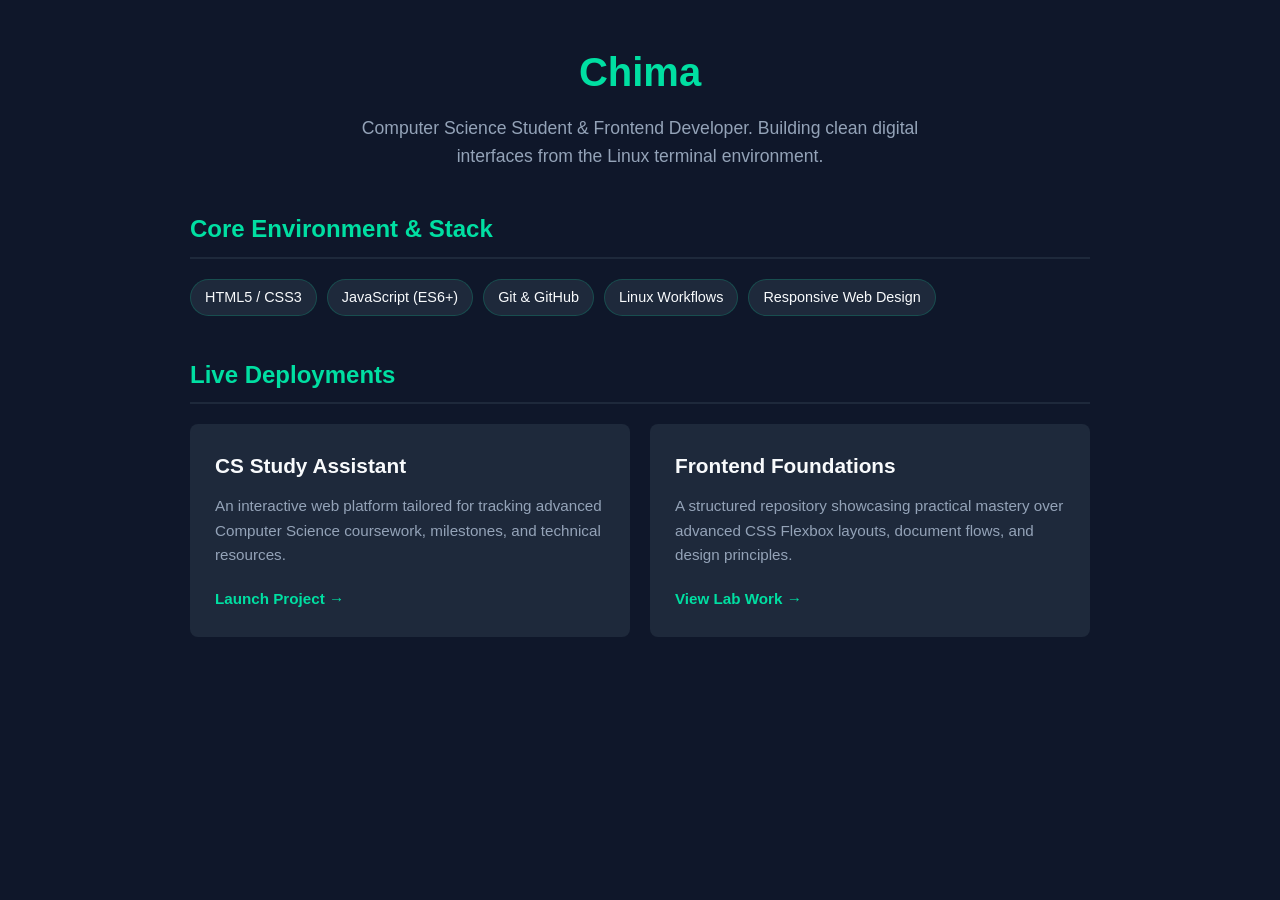
<file: index.html>
<!DOCTYPE html>
<html lang="en">
<head>
    <meta charset="UTF-8">
    <meta name="viewport" content="width=device-width, initial-scale=1.0">
    <meta name="google-site-verification" content="hM1dA5t5-DIpIJs3suMccbx-FTFQLrw88CKIvRBRy4w" />
    <meta name="description" content="Chima's Frontend Web Development Portfolio and Computer Science Projects.">
    <title>Chima | Developer Portfolio</title>
    <style>
        :root {
            --bg-color: #0f172a;
            --card-bg: #1e293b;
            --accent-color: #00dfa2;
            --text-main: #f8fafc;
            --text-muted: #94a3b8;
        }

        * {
            box-sizing: border-box;
            margin: 0;
            padding: 0;
        }

        body {
            font-family: 'Segoe UI', Tahoma, Geneva, Verdana, sans-serif;
            background-color: var(--bg-color);
            color: var(--text-main);
            line-height: 1.6;
            padding: 40px 20px;
            display: flex;
            flex-direction: column;
            align-items: center;
        }

        header {
            text-align: center;
            margin-bottom: 40px;
            max-width: 600px;
        }

        header h1 {
            color: var(--accent-color);
            font-size: 2.5rem;
            margin-bottom: 10px;
        }

        header p {
            color: var(--text-muted);
            font-size: 1.1rem;
        }

        .container {
            width: 100%;
            max-width: 900px;
        }

        .section-title {
            color: var(--accent-color);
            font-size: 1.5rem;
            margin-bottom: 20px;
            border-bottom: 2px solid var(--card-bg);
            padding-bottom: 8px;
        }

        /* Tech Stack Tags */
        .tech-tags {
            display: flex;
            flex-wrap: wrap;
            gap: 10px;
            margin-bottom: 40px;
        }

        .tag {
            background-color: var(--card-bg);
            color: var(--text-main);
            padding: 6px 14px;
            border-radius: 20px;
            font-size: 0.9rem;
            border: 1px solid rgba(0, 223, 162, 0.2);
        }

        /* Projects Grid */
        .projects-grid {
            display: grid;
            grid-template-columns: repeat(auto-fit, minmax(280px, 1fr));
            gap: 20px;
        }

        .project-card {
            background-color: var(--card-bg);
            border-radius: 8px;
            padding: 24px;
            border: 1px solid transparent;
            transition: all 0.3s ease;
            display: flex;
            flex-direction: column;
            justify-content: space-between;
        }

        .project-card:hover {
            transform: translateY(-5px);
            border-color: var(--accent-color);
            box-shadow: 0 10px 20px rgba(0, 0, 0, 0.3);
        }

        .project-card h3 {
            color: var(--text-main);
            margin-bottom: 12px;
            font-size: 1.3rem;
        }

        .project-card p {
            color: var(--text-muted);
            font-size: 0.95rem;
            margin-bottom: 20px;
        }

        .project-link {
            color: var(--accent-color);
            text-decoration: none;
            font-weight: bold;
            font-size: 0.95rem;
            display: inline-flex;
            align-items: center;
            gap: 5px;
        }

        .project-link:hover {
            text-decoration: underline;
        }
    </style>
</head>
<body>

    <header>
        <h1>Chima</h1>
        <p>Computer Science Student & Frontend Developer. Building clean digital interfaces from the Linux terminal environment.</p>
    </header>

    <div class="container">
        <h2 class="section-title">Core Environment & Stack</h2>
        <div class="tech-tags">
            <span class="tag">HTML5 / CSS3</span>
            <span class="tag">JavaScript (ES6+)</span>
            <span class="tag">Git & GitHub</span>
            <span class="tag">Linux Workflows</span>
            <span class="tag">Responsive Web Design</span>
        </div>

        <h2 class="section-title">Live Deployments</h2>
        <div class="projects-grid">
            
            <div class="project-card">
                <div>
                    <h3>CS Study Assistant</h3>
                    <p>An interactive web platform tailored for tracking advanced Computer Science coursework, milestones, and technical resources.</p>
                </div>
                <a href="./CS Study Assistant/index.html" class="project-link">Launch Project →</a>
            </div>

            <div class="project-card">
                <div>
                    <h3>Frontend Foundations</h3>
                    <p>A structured repository showcasing practical mastery over advanced CSS Flexbox layouts, document flows, and design principles.</p>
                </div>
                <a href="./Lesson1/index.html" class="project-link">View Lab Work →</a>
            </div>

        </div>
    </div>

</body>
</html>
</file>
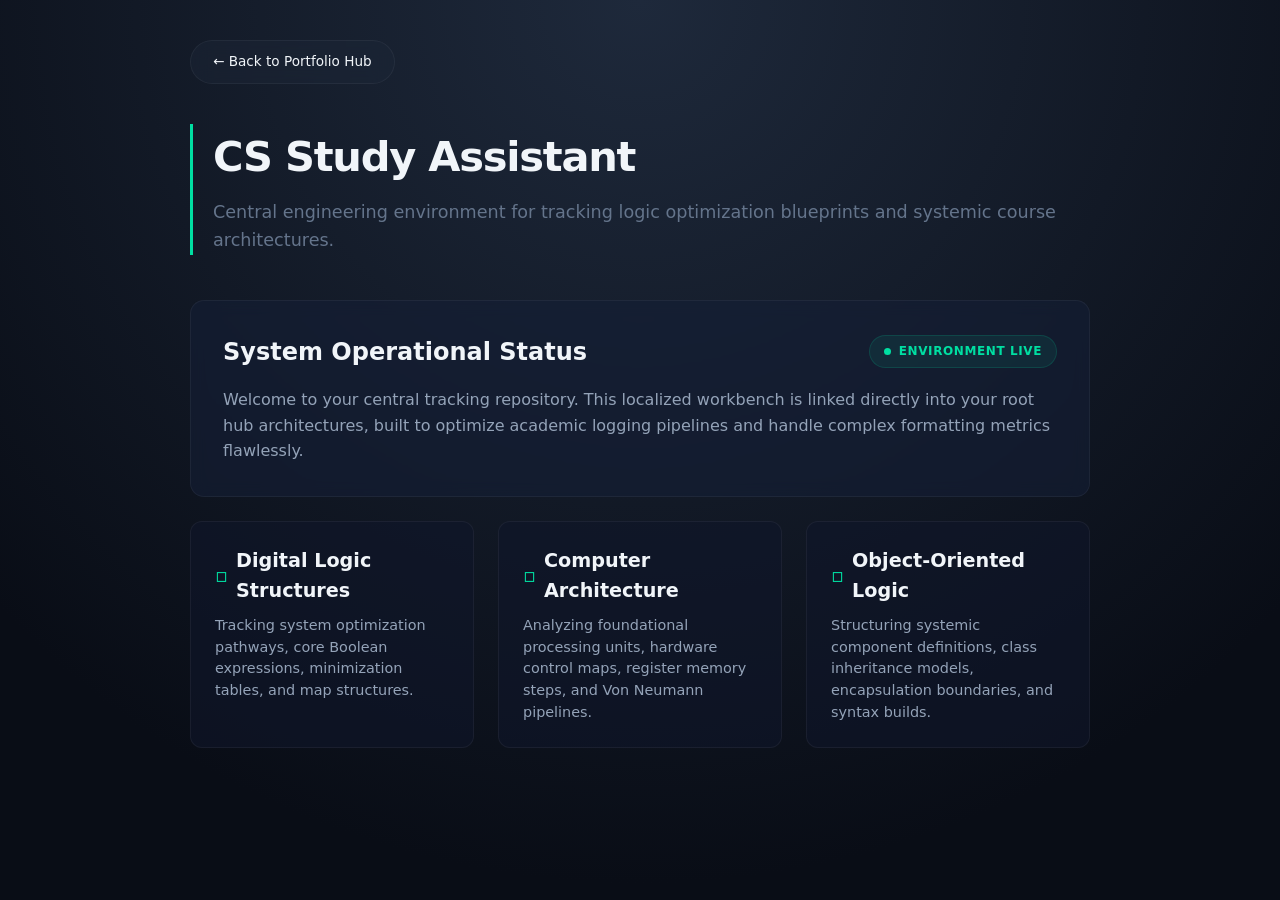
<file: CS Study Assistant/index.html>
<!DOCTYPE html>
<html lang="en">
<head>
    <meta charset="UTF-8">
    <meta name="viewport" content="width=device-width, initial-scale=1.0">
    <title>CS Study Assistant | Workstation</title>
    <style>
        :root {
            --bg-dark: #090d16;
            --panel-bg: rgba(20, 30, 54, 0.6);
            --accent-green: #00dfa2;
            --accent-glow: rgba(0, 223, 162, 0.12);
            --text-bright: #f1f5f9;
            --text-dim: #64748b;
            --card-border: rgba(255, 255, 255, 0.05);
        }

        * {
            box-sizing: border-box;
            margin: 0;
            padding: 0;
        }

        body {
            font-family: 'Segoe UI', system-ui, -apple-system, sans-serif;
            background: radial-gradient(circle at 50% 0%, #1e293b 0%, var(--bg-dark) 80%);
            color: var(--text-bright);
            line-height: 1.6;
            padding: 40px 20px;
            display: flex;
            flex-direction: column;
            align-items: center;
            min-height: 100vh;
        }

        .container {
            width: 100%;
            max-width: 900px;
        }

        /* --- Elite Floating Navigation --- */
        .back-hub-btn {
            display: inline-flex;
            align-items: center;
            gap: 8px;
            margin-bottom: 40px;
            color: var(--text-bright);
            text-decoration: none;
            font-weight: 500;
            font-size: 0.85rem;
            padding: 10px 22px;
            background-color: rgba(30, 41, 59, 0.4);
            border-radius: 50px;
            border: 1px solid var(--card-border);
            backdrop-filter: blur(12px);
            transition: all 0.3s cubic-bezier(0.4, 0, 0.2, 1);
        }

        .back-hub-btn:hover {
            color: var(--accent-green);
            border-color: var(--accent-green);
            background-color: var(--accent-glow);
            transform: translateX(-4px);
            box-shadow: 0 0 25px var(--accent-glow);
        }

        /* --- Header Station --- */
        header {
            margin-bottom: 45px;
            border-left: 3px solid var(--accent-green);
            padding-left: 20px;
        }

        header h1 {
            font-size: 2.6rem;
            font-weight: 700;
            letter-spacing: -0.03em;
            margin-bottom: 8px;
        }

        header p {
            color: var(--text-dim);
            font-size: 1.1rem;
        }

        /* --- Architecture Grid Layout --- */
        .dashboard-grid {
            display: grid;
            grid-template-columns: repeat(auto-fit, minmax(280px, 1fr));
            gap: 24px;
            margin-top: 20px;
        }

        .main-status-panel {
            grid-column: 1 / -1;
            background: var(--panel-bg);
            border-radius: 14px;
            padding: 32px;
            border: 1px solid var(--card-border);
            backdrop-filter: blur(8px);
        }

        .card-header-group {
            display: flex;
            justify-content: space-between;
            align-items: center;
            margin-bottom: 16px;
        }

        .status-badge {
            display: inline-flex;
            align-items: center;
            gap: 8px;
            background: rgba(0, 223, 162, 0.08);
            color: var(--accent-green);
            padding: 6px 14px;
            border-radius: 30px;
            font-size: 0.75rem;
            font-weight: 600;
            text-transform: uppercase;
            letter-spacing: 0.05em;
            border: 1px solid rgba(0, 223, 162, 0.15);
        }

        .pulse-dot {
            width: 7px;
            height: 7px;
            background-color: var(--accent-green);
            border-radius: 50%;
            animation: pulse 2s infinite;
        }

        @keyframes pulse {
            0% { box-shadow: 0 0 0 0 rgba(0, 223, 162, 0.7); }
            70% { box-shadow: 0 0 0 8px rgba(0, 223, 162, 0); }
            100% { box-shadow: 0 0 0 0 rgba(0, 223, 162, 0); }
        }

        /* --- Modules Secondary Cards --- */
        .module-card {
            background: rgba(15, 23, 42, 0.6);
            border: 1px solid var(--card-border);
            border-radius: 12px;
            padding: 24px;
            transition: all 0.3s cubic-bezier(0.4, 0, 0.2, 1);
        }

        .module-card:hover {
            transform: translateY(-4px);
            border-color: rgba(0, 223, 162, 0.3);
            background: var(--panel-bg);
            box-shadow: 0 12px 24px rgba(0, 0, 0, 0.5);
        }

        .module-card h3 {
            font-size: 1.2rem;
            color: var(--text-bright);
            margin-bottom: 8px;
            display: flex;
            align-items: center;
            gap: 8px;
        }

        .module-card h3::before {
            content: '▫';
            color: var(--accent-green);
        }

        .module-card p {
            color: #94a3b8;
            font-size: 0.9rem;
            line-height: 1.5;
        }
    </style>
</head>
<body>

    <div class="container">
        
        <!-- Premium Navigation Anchor -->
        <a href="../index.html" class="back-hub-btn">← Back to Portfolio Hub</a>

        <header>
            <h1>CS Study Assistant</h1>
            <p>Central engineering environment for tracking logic optimization blueprints and systemic course architectures.</p>
        </header>

        <main class="dashboard-grid">
            
            <!-- Main Control Board Module -->
            <section class="main-status-panel">
                <div class="card-header-group">
                    <h2>System Operational Status</h2>
                    <div class="status-badge">
                        <span class="pulse-dot"></span>
                        Environment Live
                    </div>
                </div>
                <p style="color: #94a3b8;">Welcome to your central tracking repository. This localized workbench is linked directly into your root hub architectures, built to optimize academic logging pipelines and handle complex formatting metrics flawlessly.</p>
            </section>

            <!-- Card Sub-Module 1 -->
            <article class="module-card">
                <h3>Digital Logic Structures</h3>
                <p>Tracking system optimization pathways, core Boolean expressions, minimization tables, and map structures.</p>
            </article>

            <!-- Card Sub-Module 2 -->
            <article class="module-card">
                <h3>Computer Architecture</h3>
                <p>Analyzing foundational processing units, hardware control maps, register memory steps, and Von Neumann pipelines.</p>
            </article>

            <!-- Card Sub-Module 3 -->
            <article class="module-card">
                <h3>Object-Oriented Logic</h3>
                <p>Structuring systemic component definitions, class inheritance models, encapsulation boundaries, and syntax builds.</p>
            </article>

        </main>

    </div>

</body>
</html>
</file>
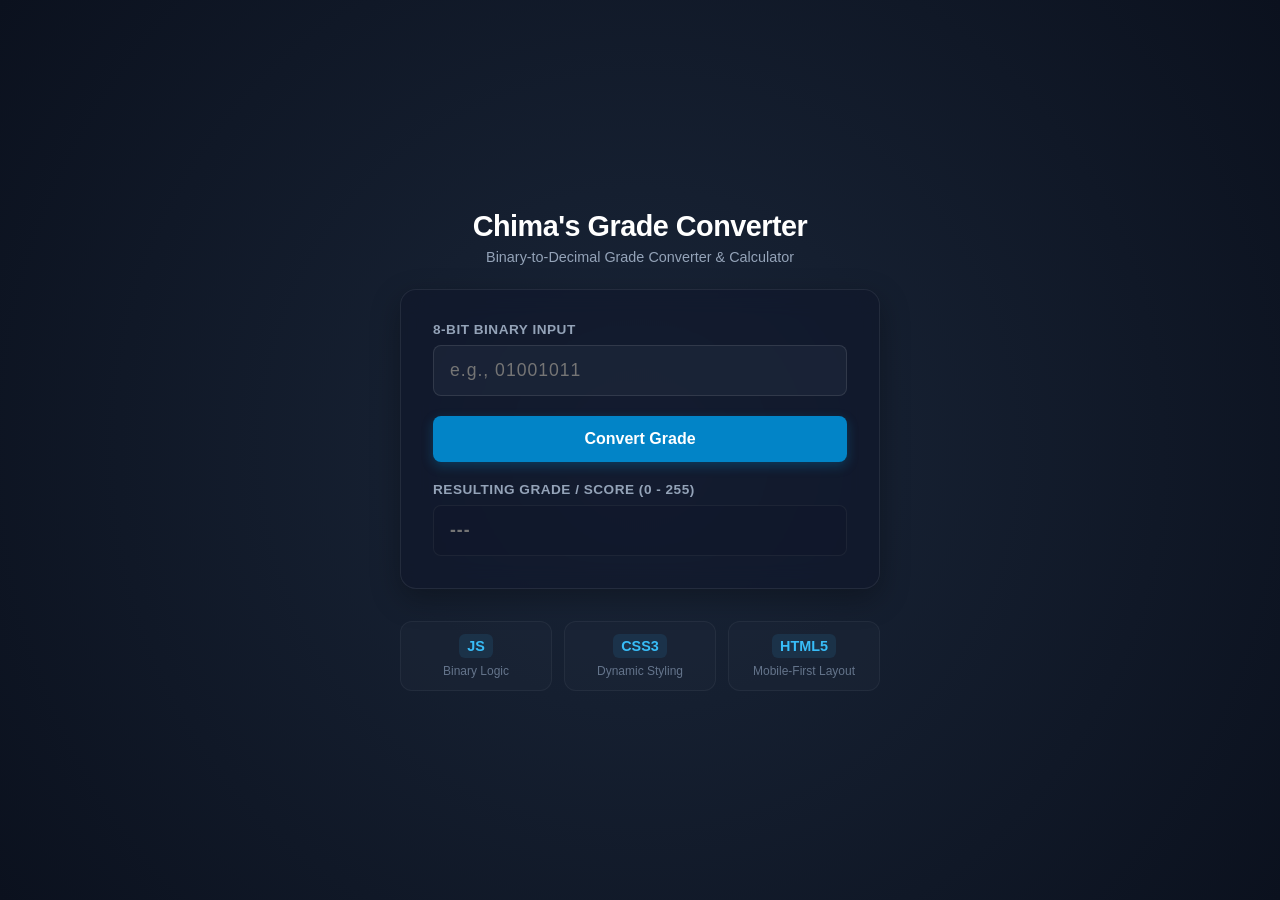
<file: Lesson 2/index.html>
<!DOCTYPE html>
<html lang="en">
<head>
    <meta charset="UTF-8">
    <meta name="viewport" content="width=device-width, initial-scale=1.0">
    <title>Chima's Grade Converter</title>
    <link rel="stylesheet" href="style.css">
</head>
<body>
    <div class="converter-container">
        <header class="converter-header">
            <h1>Chima's Grade Converter</h1>
            <p>Binary-to-Decimal Grade Converter & Calculator</p>
        </header>

        <main class="converter-card">
            <!-- Input Section -->
            <div class="input-group">
                <label for="binaryInput">8-Bit Binary Input</label>
                <input 
                    type="text" 
                    id="binaryInput" 
                    placeholder="e.g., 01001011" 
                    maxlength="8"
                    autocomplete="off"
                >
                <span class="error-message" id="errorMessage">Please enter a valid 8-bit binary number (0s and 1s only).</span>
            </div>

            <!-- Action Button -->
            <button id="convertBtn" class="primary-btn">Convert Grade</button>

            <!-- Output Section -->
            <div class="output-group">
                <label for="decimalOutput">Resulting Grade / Score (0 - 255)</label>
                <div class="output-wrapper">
                    <input type="text" id="decimalOutput" readonly placeholder="---">
                </div>
            </div>
        </main>

        <!-- Tech Stack Badges -->
        <footer class="tech-stack">
            <div class="badge">
                <span class="icon">JS</span>
                <p>Binary Logic</p>
            </div>
            <div class="badge">
                <span class="icon">CSS3</span>
                <p>Dynamic Styling</p>
            </div>
            <div class="badge">
                <span class="icon">HTML5</span>
                <p>Mobile-First Layout</p>
            </div>
        </footer>
    </div>

    <script src="script.js"></script>
</body>
</html>
</file>
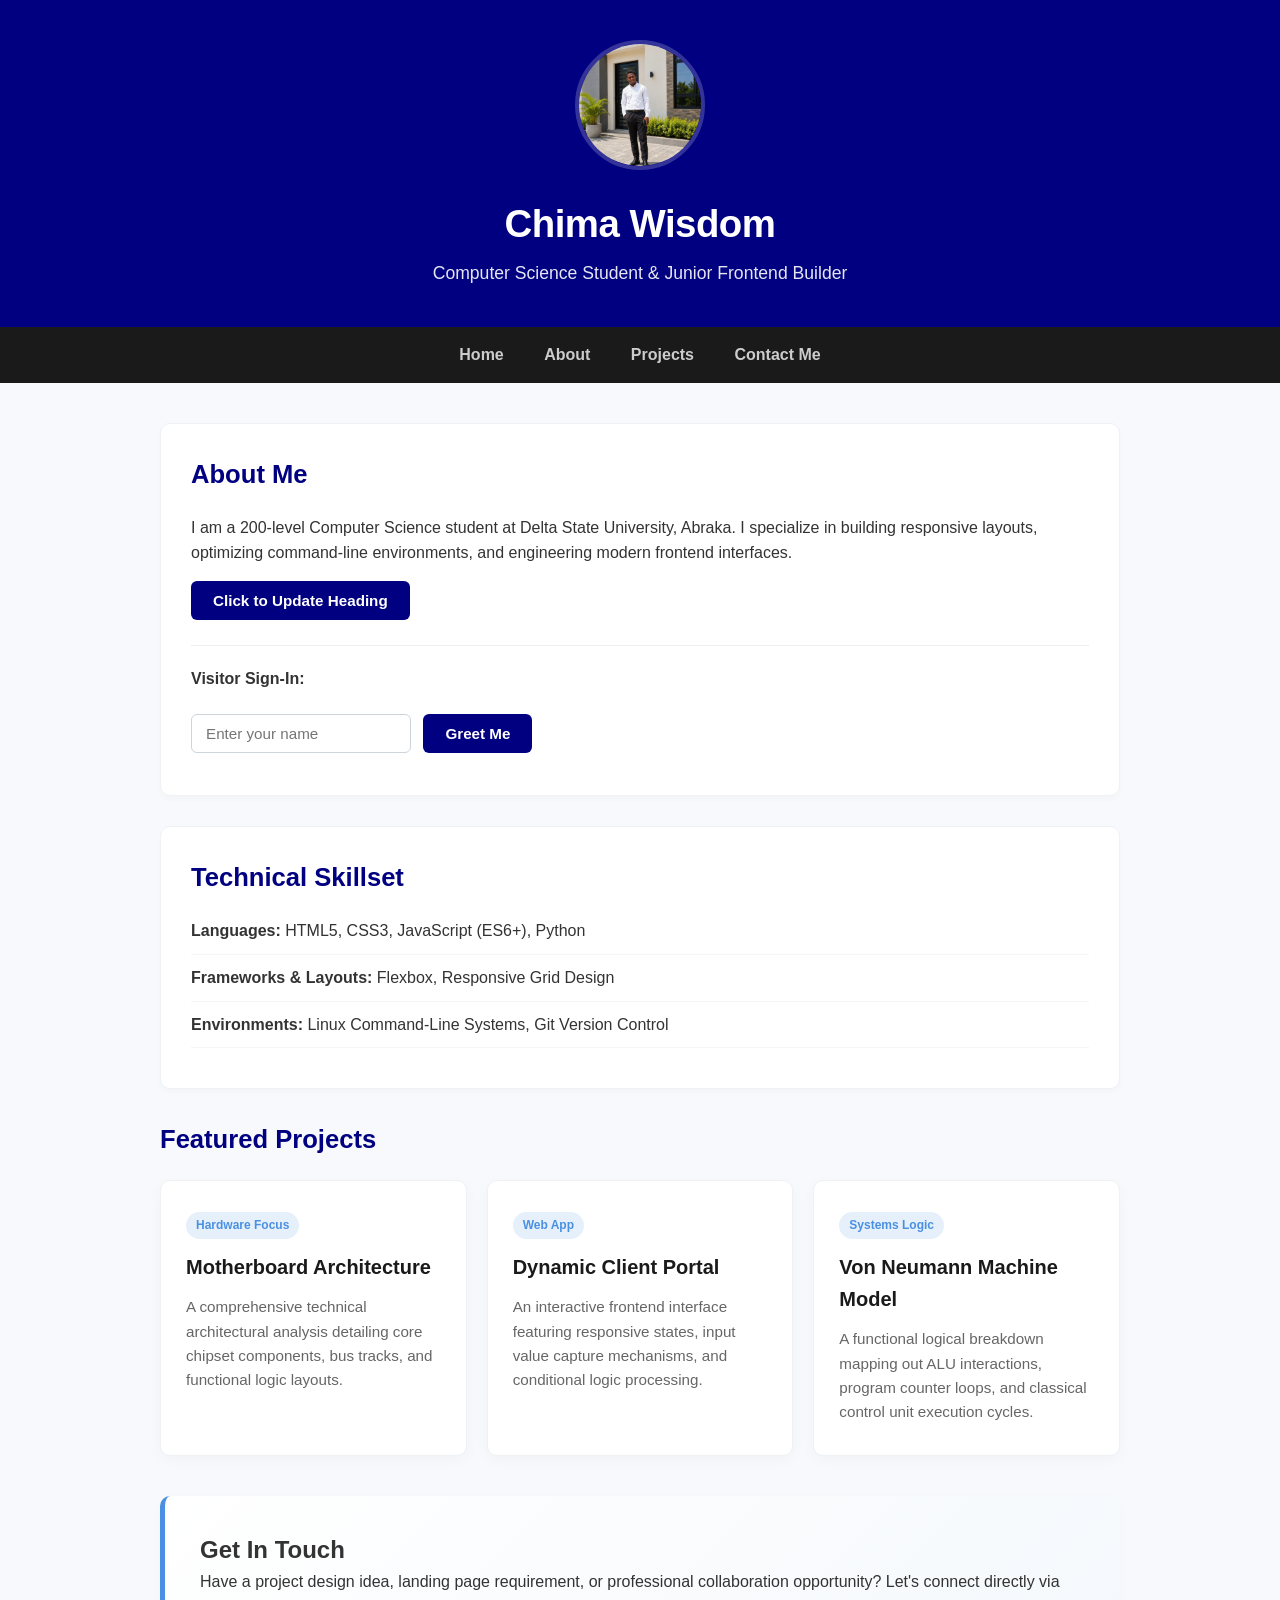
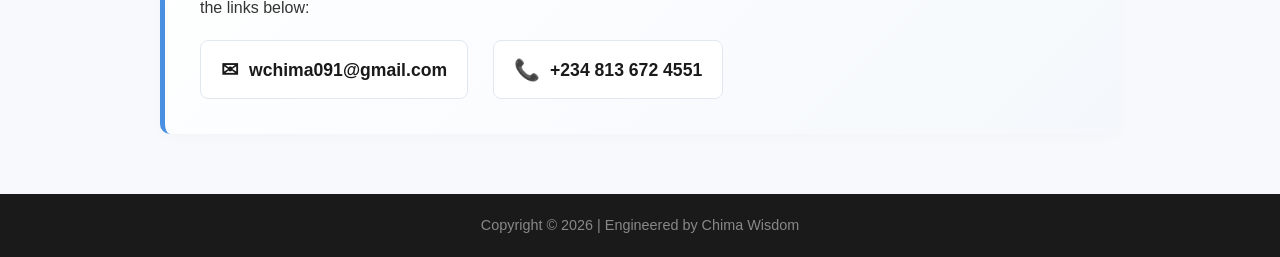
<file: Lesson1/index.html>
<!DOCTYPE html>
<html lang="en">
<head>
    <meta charset="UTF-8">
    <meta name="viewport" content="width=device-width, initial-scale=1.0">
    <title>Chima Wisdom | Engineering Portfolio</title>
    <link rel="stylesheet" href="style.css">
</head>
<body>

    <div class="header">
        <img src="images/chima.jpg" alt="Chima Wisdom Profile Picture">
        <h1>Chima Wisdom</h1>
        <p>Computer Science Student & Junior Frontend Builder</p>
    </div>

    <div class="nav">
        <a href="#">Home</a>
        <a href="#about-section">About</a>
        <a href="#projects-section">Projects</a>
        <a href="#contact-section">Contact Me</a>
    </div>

    <div class="page-wrapper">

        <div class="about" id="about-section">
            <h2 id="welcome-heading">About Me</h2>
            <p>I am a 200-level Computer Science student at Delta State University, Abraka. I specialize in building responsive layouts, optimizing command-line environments, and engineering modern frontend interfaces.</p>
            
            <button id="update-btn">Click to Update Heading</button>

            <div class="form-zone">
                <p class="form-title">Visitor Sign-In:</p>
                <input type="text" id="user-name-input" placeholder="Enter your name">
                <button id="submit-btn">Greet Me</button>
                <p id="greeting-display"></p>
            </div>
        </div>

        <div class="skills">
            <h2>Technical Skillset</h2>
            <ul class="skills-grid">
                <li><strong>Languages:</strong> HTML5, CSS3, JavaScript (ES6+), Python</li>
                <li><strong>Frameworks & Layouts:</strong> Flexbox, Responsive Grid Design</li>
                <li><strong>Environments:</strong> Linux Command-Line Systems, Git Version Control</li>
            </ul>
        </div>

        <h2 class="section-title" id="projects-section">Featured Projects</h2>
        <div class="container">
            <div class="box">
                <span class="badge">Hardware Focus</span>
                <h3>Motherboard Architecture</h3>
                <p>A comprehensive technical architectural analysis detailing core chipset components, bus tracks, and functional logic layouts.</p>
            </div>

            <div class="box">
                <span class="badge">Web App</span>
                <h3>Dynamic Client Portal</h3>
                <p>An interactive frontend interface featuring responsive states, input value capture mechanisms, and conditional logic processing.</p>
            </div>

            <div class="box">
                <span class="badge">Systems Logic</span>
                <h3>Von Neumann Machine Model</h3>
                <p>A functional logical breakdown mapping out ALU interactions, program counter loops, and classical control unit execution cycles.</p>
            </div>
        </div>

        <div class="contact-card" id="contact-section">
            <h2>Get In Touch</h2>
            <p>Have a project design idea, landing page requirement, or professional collaboration opportunity? Let's connect directly via the links below:</p>
            
            <div class="contact-links">
                <a href="mailto:wchima091@gmail.com" class="contact-item">
                    <span class="icon">✉</span> wchima091@gmail.com
                </a>
                <a href="tel:+2348136724551" class="contact-item">
                    <span class="icon">📞</span> +234 813 672 4551
                </a>
            </div>
        </div>

    </div> <div class="footer">
        <p>Copyright &copy; 2026 | Engineered by Chima Wisdom</p>
    </div>

    <script src="script.js"></script>
</body>
</html>
</file>
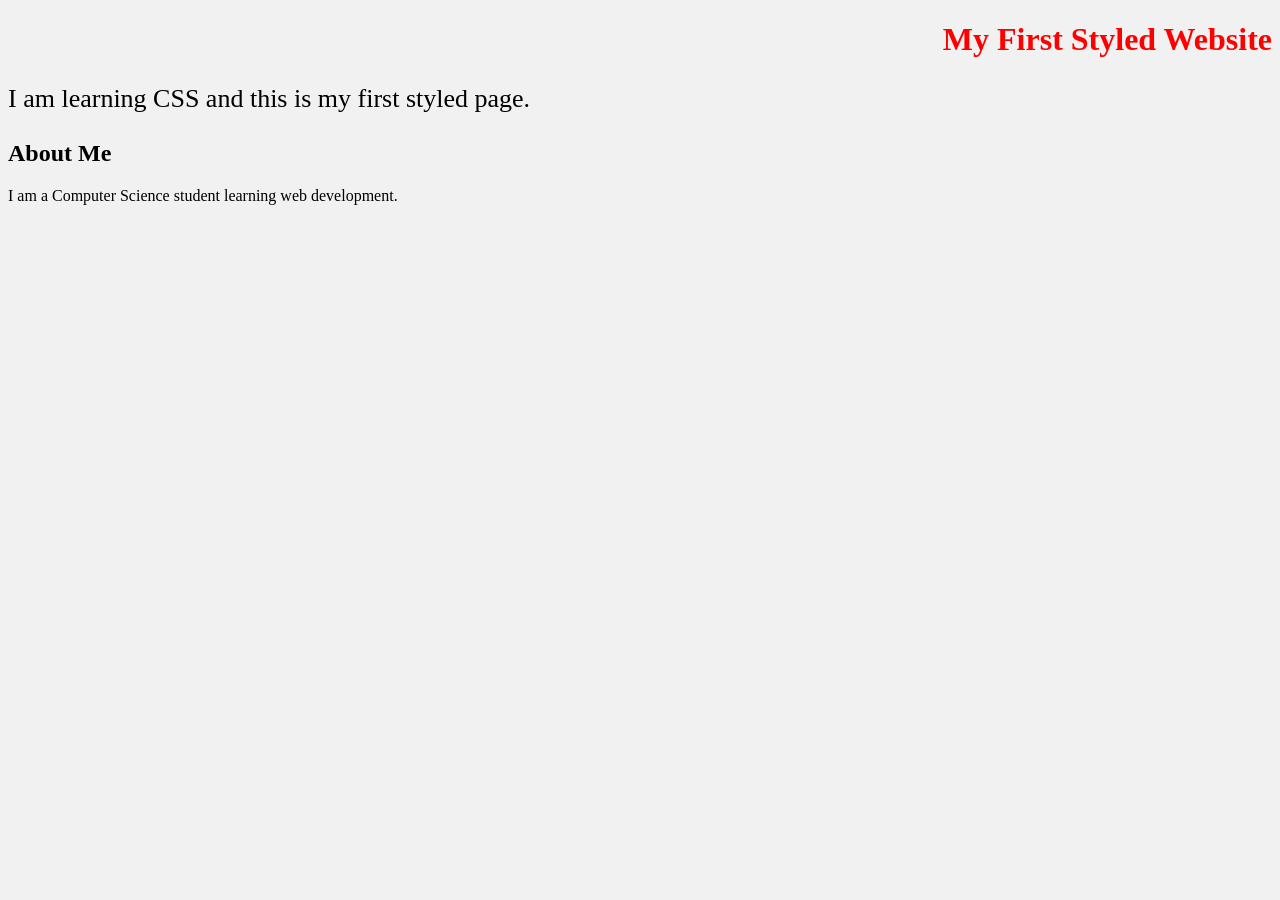
<file: Web Dev/index.html>
<!DOCTYPE html>
<html>
<head>
    <title>My Styled Website</title>
</head>

<body style="background-color: #f1f1f1;">

    <h1 style="color: Red; text-align: Right;">
        My First Styled Website
    </h1>

    <p style="font-size: 26px; color: Wine;">
        I am learning CSS and this is my first styled page.
    </p>

    <h2 style="color: Oxblood;">About Me</h2>
    <p>I am a Computer Science student learning web development.</p>

</body>
</html>
</file>
<file: Lesson 2/style.css>
/* Modern Reset & Base Styles */
* {
    margin: 0;
    padding: 0;
    box-sizing: border-box;
    font-family: 'Segoe UI', Tahoma, Geneva, Verdana, sans-serif;
}

body {
    background: radial-gradient(circle at 50% 50%, #1a2639 0%, #0b111e 100%);
    min-height: 100vh;
    display: flex;
    justify-content: center;
    align-items: center;
    color: #e2e8f0;
    padding: 20px;
}

/* Container */
.converter-container {
    width: 100%;
    max-width: 480px;
    display: flex;
    flex-direction: column;
    gap: 24px;
}

/* Header Styles */
.converter-header {
    text-align: center;
}

.converter-header h1 {
    font-size: 1.8rem;
    font-weight: 600;
    color: #ffffff;
    letter-spacing: -0.5px;
    margin-bottom: 6px;
}

.converter-header p {
    font-size: 0.9rem;
    color: #94a3b8;
}

/* Main Dashboard Card (Glassmorphic Design) */
.converter-card {
    background: rgba(15, 23, 42, 0.6);
    backdrop-filter: blur(12px);
    -webkit-backdrop-filter: blur(12px);
    border: 1px solid rgba(255, 255, 255, 0.08);
    border-radius: 16px;
    padding: 32px;
    box-shadow: 0 10px 30px rgba(0, 0, 0, 0.3);
    display: flex;
    flex-direction: column;
    gap: 20px;
}

/* Form Controls */
.input-group, .output-group {
    display: flex;
    flex-direction: column;
    gap: 8px;
}

label {
    font-size: 0.85rem;
    color: #94a3b8;
    text-transform: uppercase;
    letter-spacing: 0.5px;
    font-weight: 600;
}

input {
    width: 100%;
    background: rgba(30, 41, 59, 0.7);
    border: 1px solid rgba(255, 255, 255, 0.1);
    border-radius: 8px;
    padding: 14px 16px;
    color: #ffffff;
    font-size: 1.1rem;
    letter-spacing: 1px;
    transition: all 0.3s ease;
}

input:focus {
    outline: none;
    border-color: #38bdf8;
    background: rgba(30, 41, 59, 0.9);
    box-shadow: 0 0 0 3px rgba(56, 189, 248, 0.15);
}

/* Output Input Specific Styles */
#decimalOutput {
    background: rgba(15, 23, 42, 0.4);
    border-color: rgba(255, 255, 255, 0.05);
    color: #38bdf8;
    font-weight: bold;
    cursor: not-allowed;
}

/* Interactive Button */
.primary-btn {
    background: #0284c7;
    color: #ffffff;
    border: none;
    border-radius: 8px;
    padding: 14px;
    font-size: 1rem;
    font-weight: 600;
    cursor: pointer;
    transition: all 0.2s ease;
    box-shadow: 0 4px 12px rgba(2, 132, 199, 0.3);
}

.primary-btn:hover {
    background: #0369a1;
    transform: translateY(-1px);
    box-shadow: 0 6px 16px rgba(2, 132, 199, 0.4);
}

.primary-btn:active {
    transform: translateY(1px);
}

/* Validation System */
.error-message {
    color: #f87171;
    font-size: 0.8rem;
    display: none;
    margin-top: 2px;
}

.input-group.invalid input {
    border-color: #f87171;
    background: rgba(127, 29, 29, 0.2);
}

.input-group.invalid .error-message {
    display: block;
}

/* Footer / Tech Badges */
.tech-stack {
    display: flex;
    justify-content: space-between;
    gap: 12px;
    margin-top: 8px;
}

.badge {
    flex: 1;
    background: rgba(30, 41, 59, 0.4);
    border: 1px solid rgba(255, 255, 255, 0.05);
    border-radius: 12px;
    padding: 12px;
    text-align: center;
    display: flex;
    flex-direction: column;
    align-items: center;
    gap: 6px;
}

.badge .icon {
    font-size: 0.9rem;
    font-weight: bold;
    color: #38bdf8;
    background: rgba(56, 189, 248, 0.1);
    padding: 4px 8px;
    border-radius: 6px;
}

.badge p {
    font-size: 0.75rem;
    color: #64748b;
}

/* Responsive Scaling */
@media (max-width: 400px) {
    .converter-card {
        padding: 24px;
    }
    .tech-stack {
        flex-direction: column;
    }
}
</file>
<file: Lesson1/style.css>
/* ==========================================
   1. GLOBAL RESET, SCROLLING & BOILERPLATE
   ========================================== */
* {
    margin: 0;
    padding: 0;
    box-sizing: border-box;
}

html {
    scroll-behavior: smooth; /* Makes clicking nav links slide smoothly down the page! */
}

body {
    background-color: #f7f9fc; /* Soft modern light gray-blue background */
    font-family: 'Segoe UI', Arial, sans-serif;
    color: #333;
    line-height: 1.6;
}

/* ==========================================
   2. SITE WRAPPER LAYOUT
   ========================================== */
.page-wrapper {
    max-width: 1000px;       
    margin: 40px auto;       
    padding: 0 20px;         
}

/* ==========================================
   3. HEADER & HERO PROFILE
   ========================================== */
.header {
    background-color: navy;
    color: white;
    text-align: center;
    padding: 40px 20px;
}

.header img {
    width: 130px;
    height: 130px;
    border-radius: 50%;      
    border: 4px solid rgba(255, 255, 255, 0.2);
    margin-bottom: 15px;
    object-fit: cover;
}

.header h1 {
    font-size: 2.4rem;
    margin-bottom: 5px;
    letter-spacing: -0.5px;
}

.header p {
    font-size: 1.1rem;
    opacity: 0.9;
}

/* ==========================================
   4. NAVIGATION BAR
   ========================================== */
.nav {
    background-color: #1a1a1a;
    padding: 15px 20px;
    text-align: center;
    position: sticky; /* Keeps menu stuck to top of screen as you scroll */
    top: 0;
    z-index: 1000;
}

.nav a {
    color: #ccc;
    text-decoration: none;
    margin: 0 18px;
    font-size: 1rem;
    font-weight: 600;
    transition: color 0.2s ease; 
}

.nav a:hover {
    color: #4A90E2;          
}

/* ==========================================
   5. STANDARD SECTIONS & UI BUTTONS
   ========================================== */
.about, .skills {
    background-color: white;
    padding: 30px;
    margin-bottom: 30px;
    border-radius: 10px;
    box-shadow: 0 4px 6px rgba(0, 0, 0, 0.02);
    border: 1px solid #eef2f5;
}

.about h2, .skills h2, .section-title {
    color: navy;
    margin-bottom: 20px;
    font-size: 1.6rem;
}

.skills-grid {
    list-style: none;
    padding-left: 0;
}

.skills-grid li {
    margin-bottom: 10px;
    padding-bottom: 10px;
    border-bottom: 1px solid #f4f6f8;
}

#update-btn, #submit-btn {
    background-color: navy;
    color: white;
    border: none;
    padding: 11px 22px;
    font-size: 0.95rem;
    font-weight: bold;
    border-radius: 6px;
    cursor: pointer;
    margin-top: 15px;
    transition: background-color 0.2s ease, transform 0.1s ease;
}

#update-btn:hover, #submit-btn:hover {
    background-color: #4A90E2;
}

/* ==========================================
   6. INPUT ZONE ELEMENT STYLING
   ========================================== */
.form-zone {
    margin-top: 25px; 
    border-top: 1px solid #eee; 
    padding-top: 20px;
}

.form-title {
    margin-bottom: 8px; 
    font-weight: bold;
}

#user-name-input {
    padding: 10px 14px;
    font-size: 0.95rem;
    border: 1px solid #ccd4dc;
    border-radius: 6px;
    margin-right: 8px;
    outline: none;
    transition: border-color 0.2s;
}

#user-name-input:focus {
    border-color: #4A90E2;
}

#greeting-display {
    margin-top: 12px; 
    font-weight: bold;
}

/* ==========================================
   7. FLEXBOX GRID CARDS WITH PREMIUM LOOK
   ========================================== */
.container {
    display: flex;
    justify-content: space-between;
    gap: 20px;
    margin-bottom: 40px;
}

.box {
    position: relative;
    flex: 1;
    background-color: white;
    padding: 30px 25px;
    border-radius: 10px;
    border: 1px solid #eef2f5;
    box-shadow: 0 4px 15px rgba(0, 0, 0, 0.03);
    cursor: pointer;          
    transition: transform 0.3s cubic-bezier(0.175, 0.885, 0.32, 1.275), box-shadow 0.3s ease;
}

.box:hover {
    transform: translateY(-10px);               
    box-shadow: 0 15px 30px rgba(74, 144, 226, 0.12);
    border-color: #4A90E2;
}

/* Pill Badges for Projects */
.badge {
    background-color: #e6f0fa;
    color: #4A90E2;
    padding: 4px 10px;
    font-size: 0.75rem;
    font-weight: bold;
    border-radius: 50px;
    display: inline-block;
    margin-bottom: 12px;
}

.box h3 {
    color: #1a1a1a;
    margin-bottom: 12px;
    font-size: 1.25rem;
}

.box p {
    color: #666;
    font-size: 0.95rem;
}

/* ==========================================
   8. STANDOUT CONTACT SECTION
   ========================================== */
.contact-card {
    background: linear-gradient(135deg, #ffffff 0%, #f4f8fc 100%);
    border-left: 5px solid #4A90E2;
    padding: 35px;
    border-radius: 10px;
    box-shadow: 0 4px 15px rgba(0, 0, 0, 0.02);
    margin-top: 40px;
}

.contact-links {
    display: flex;
    gap: 25px;
    margin-top: 20px;
    flex-wrap: wrap;
}

.contact-item {
    color: #1a1a1a;
    text-decoration: none;
    font-weight: bold;
    font-size: 1.1rem;
    background-color: white;
    padding: 12px 20px;
    border-radius: 8px;
    border: 1px solid #e2e8f0;
    transition: all 0.2s ease;
    display: flex;
    align-items: center;
}

.contact-item:hover {
    border-color: #4A90E2;
    color: #4A90E2;
    transform: translateY(-2px);
    box-shadow: 0 4px 10px rgba(0,0,0,0.05);
}

.contact-item .icon {
    margin-right: 10px;
    font-size: 1.3rem;
}

/* ==========================================
   9. FOOTER BAR
   ========================================== */
.footer {
    background-color: #1a1a1a;
    color: #888;
    text-align: center;
    padding: 20px;
    margin-top: 60px;
    font-size: 0.9rem;
}

/* ==========================================
   10. MOBILE RESPONSIVE MEDIA BREAKPOINT
   ========================================== */
@media (max-width: 768px) {
    .container {
        flex-direction: column; 
        gap: 20px;
    }
    
    .contact-links {
        flex-direction: column;
        gap: 12px;
    }
    
    .nav a {
        display: inline-block;
        margin: 5px 10px;
    }
}
</file>
